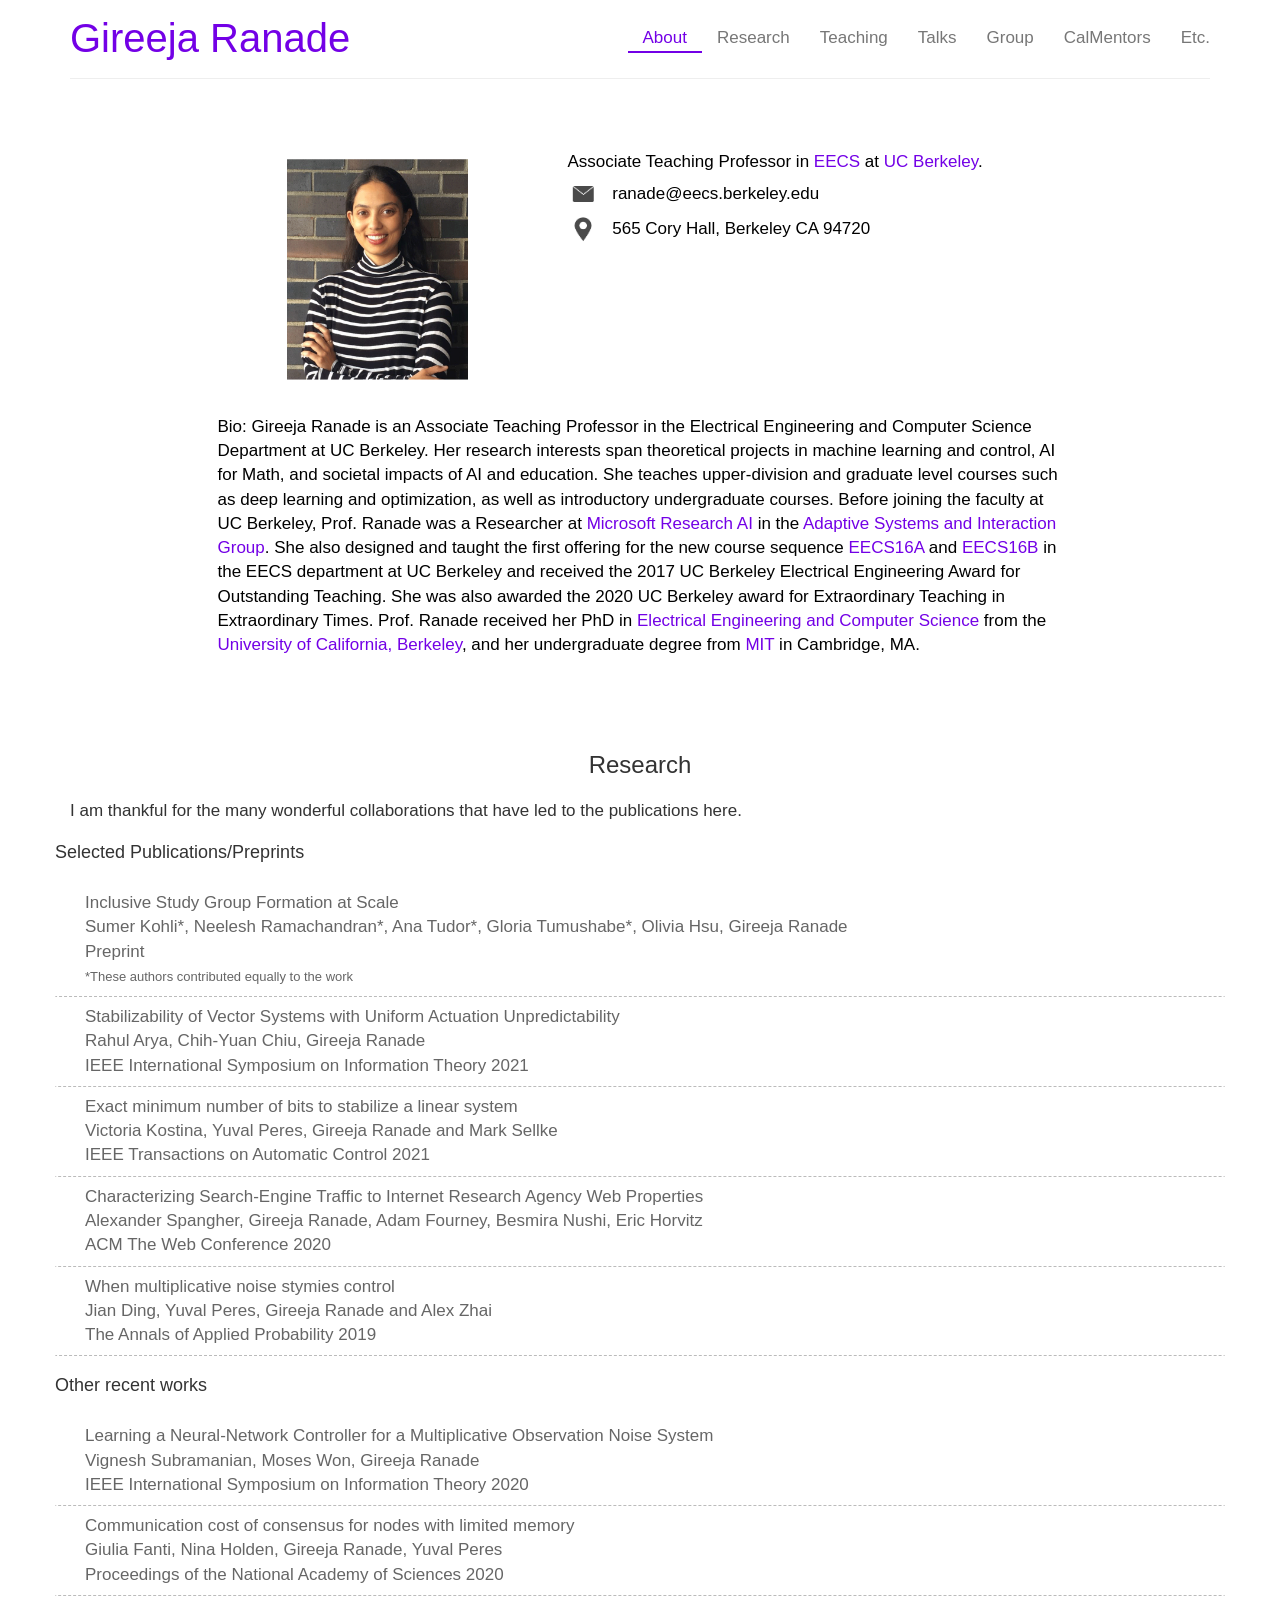
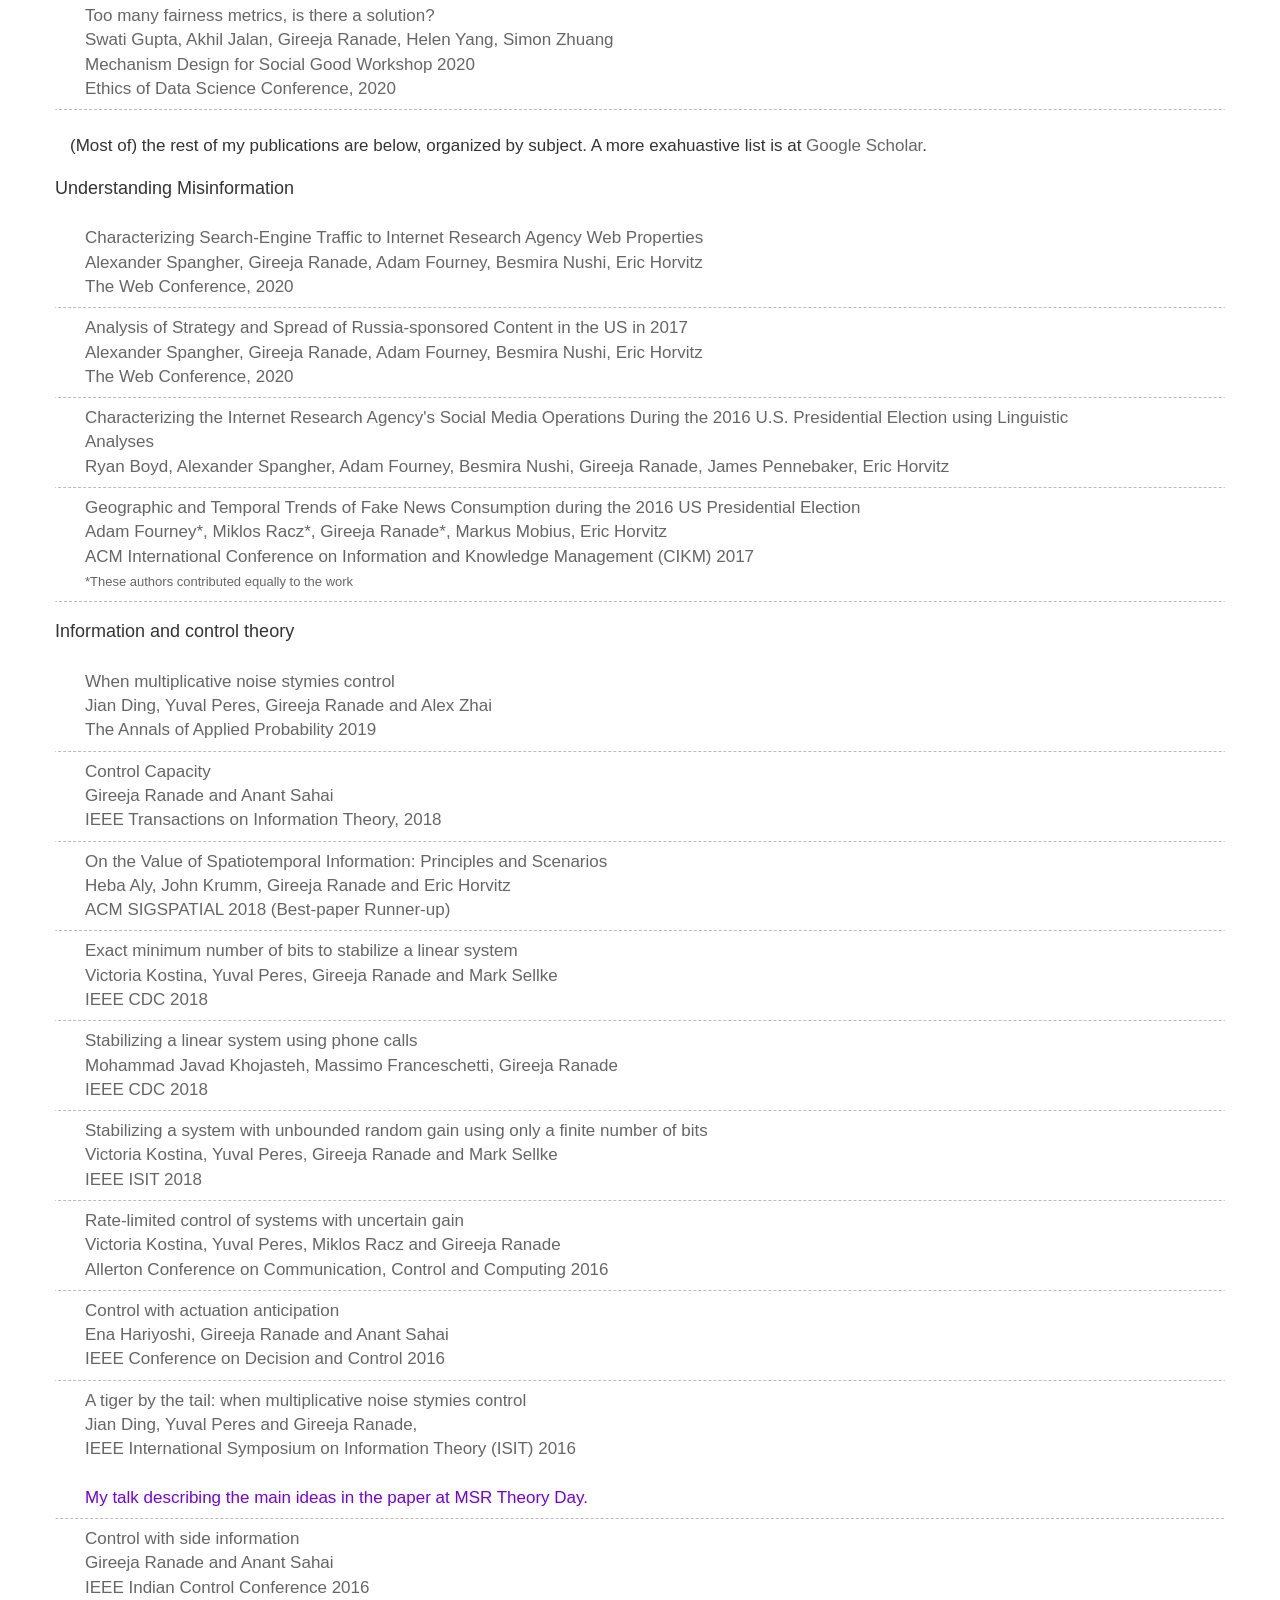
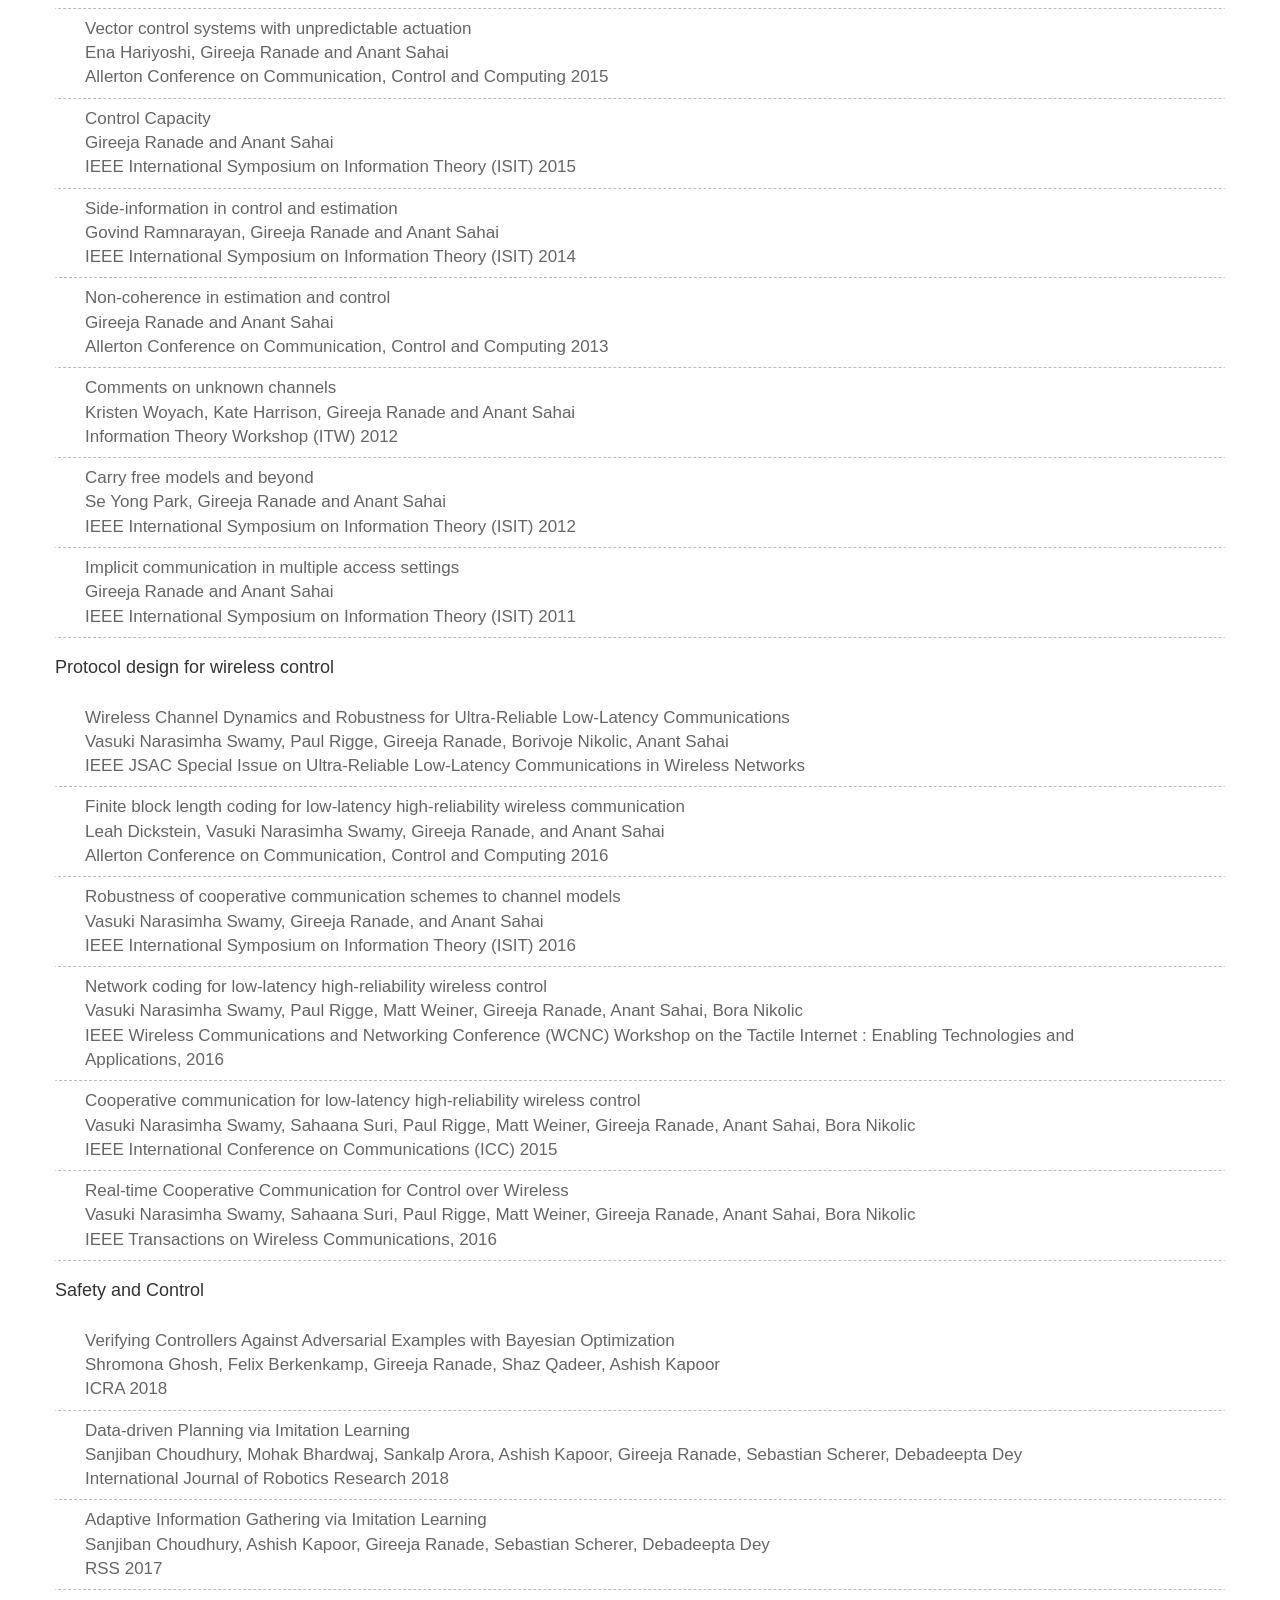
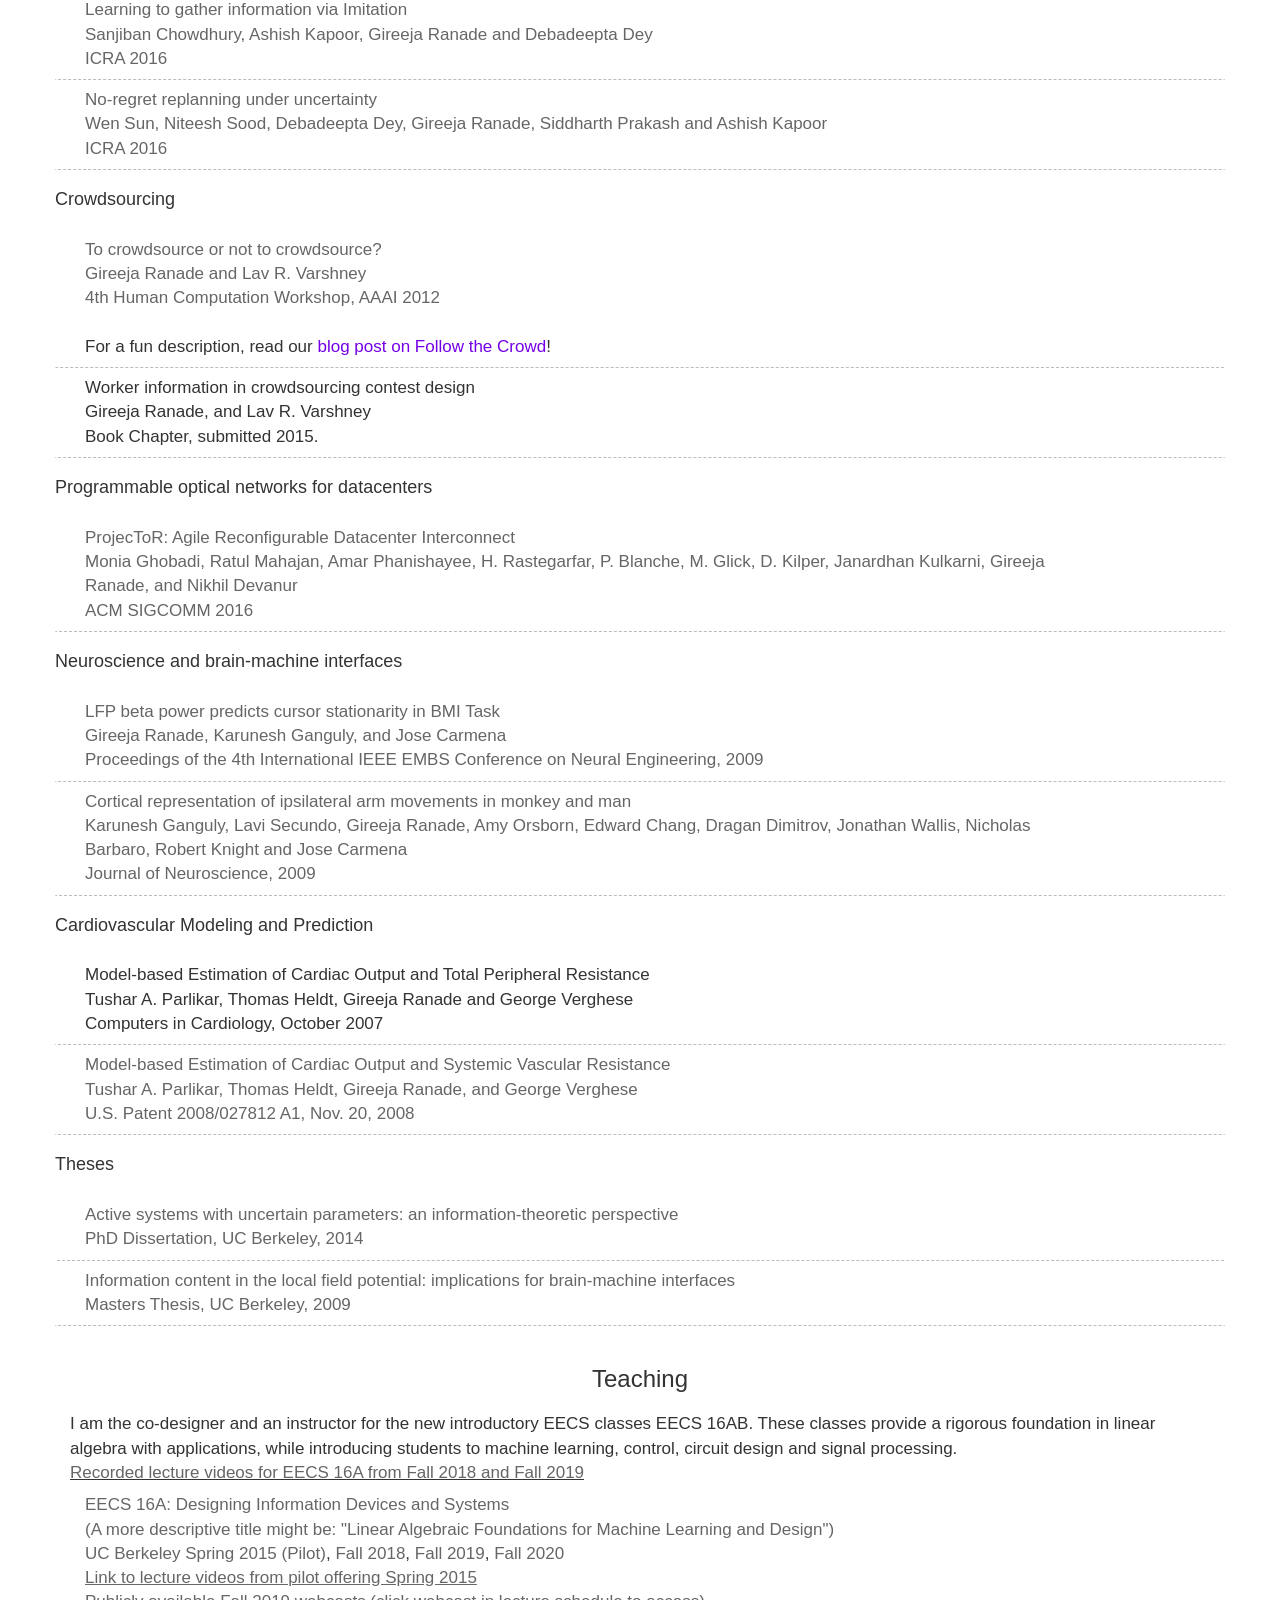
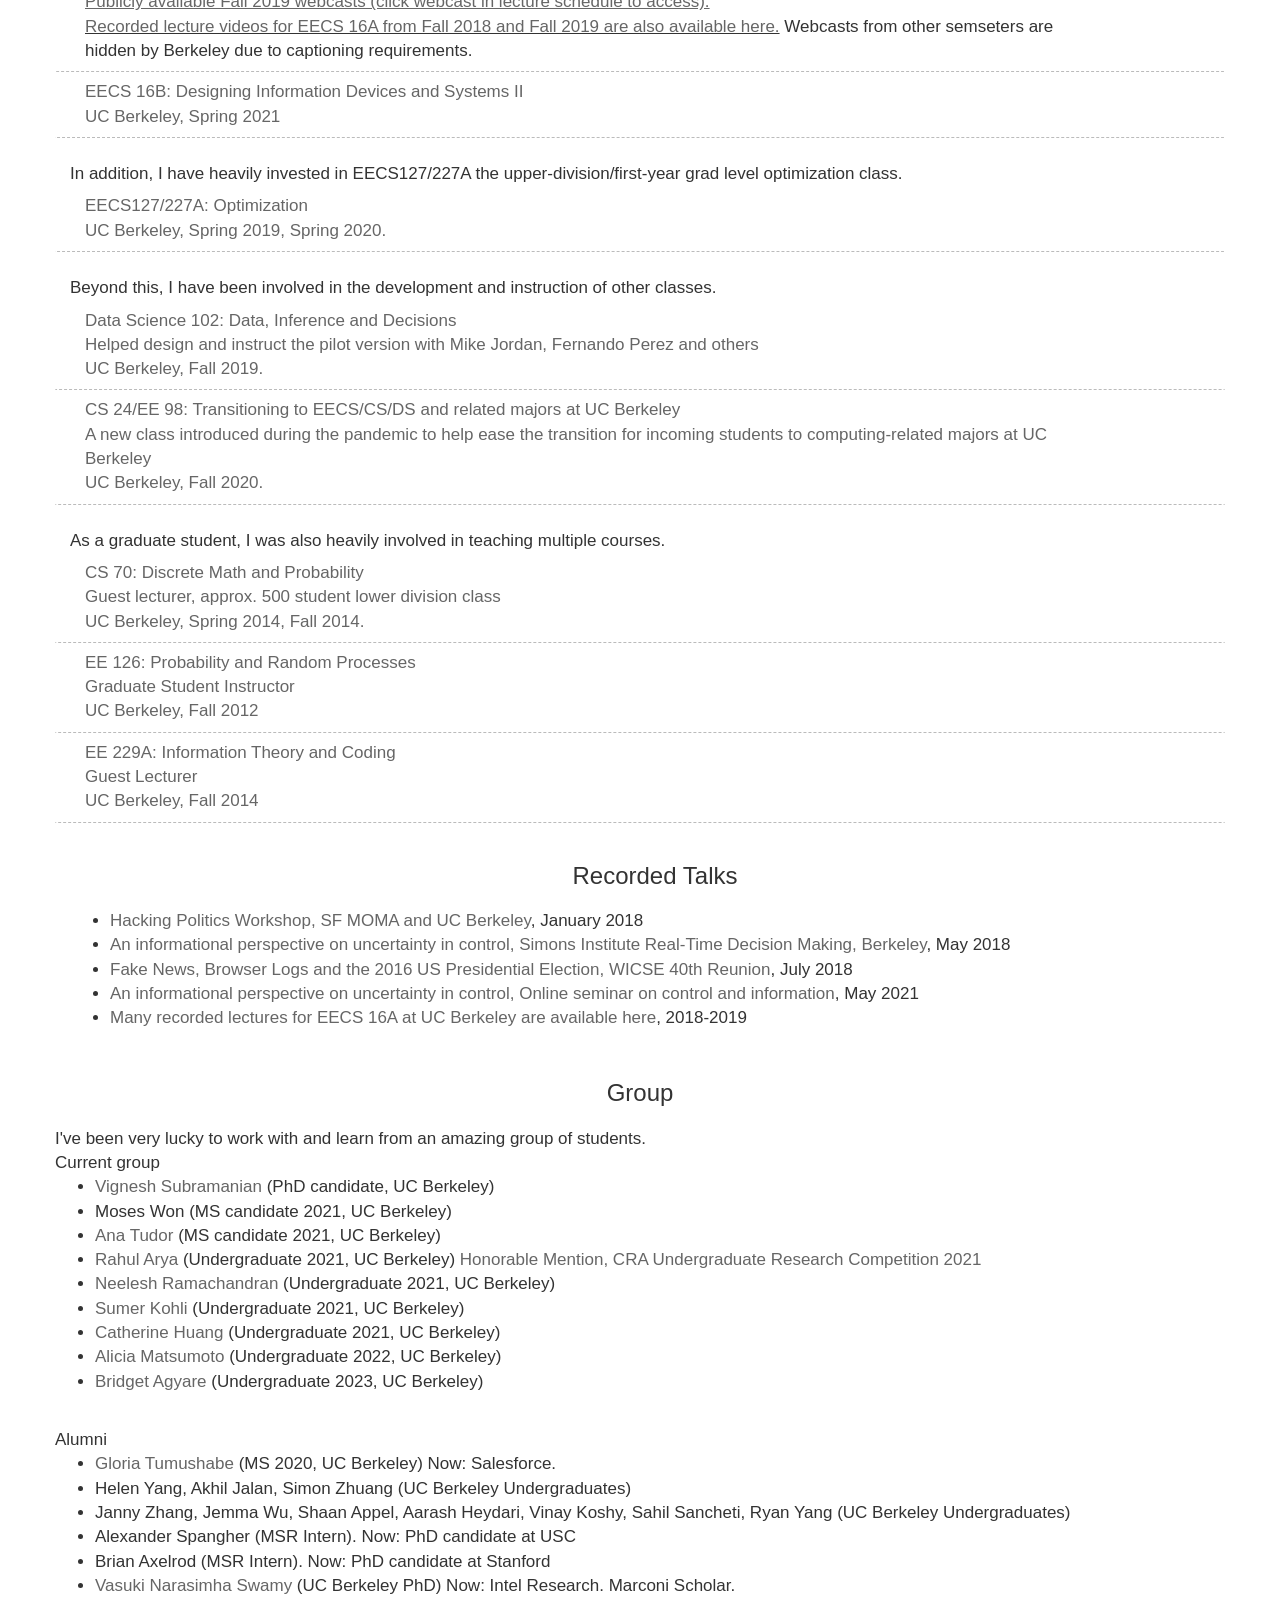
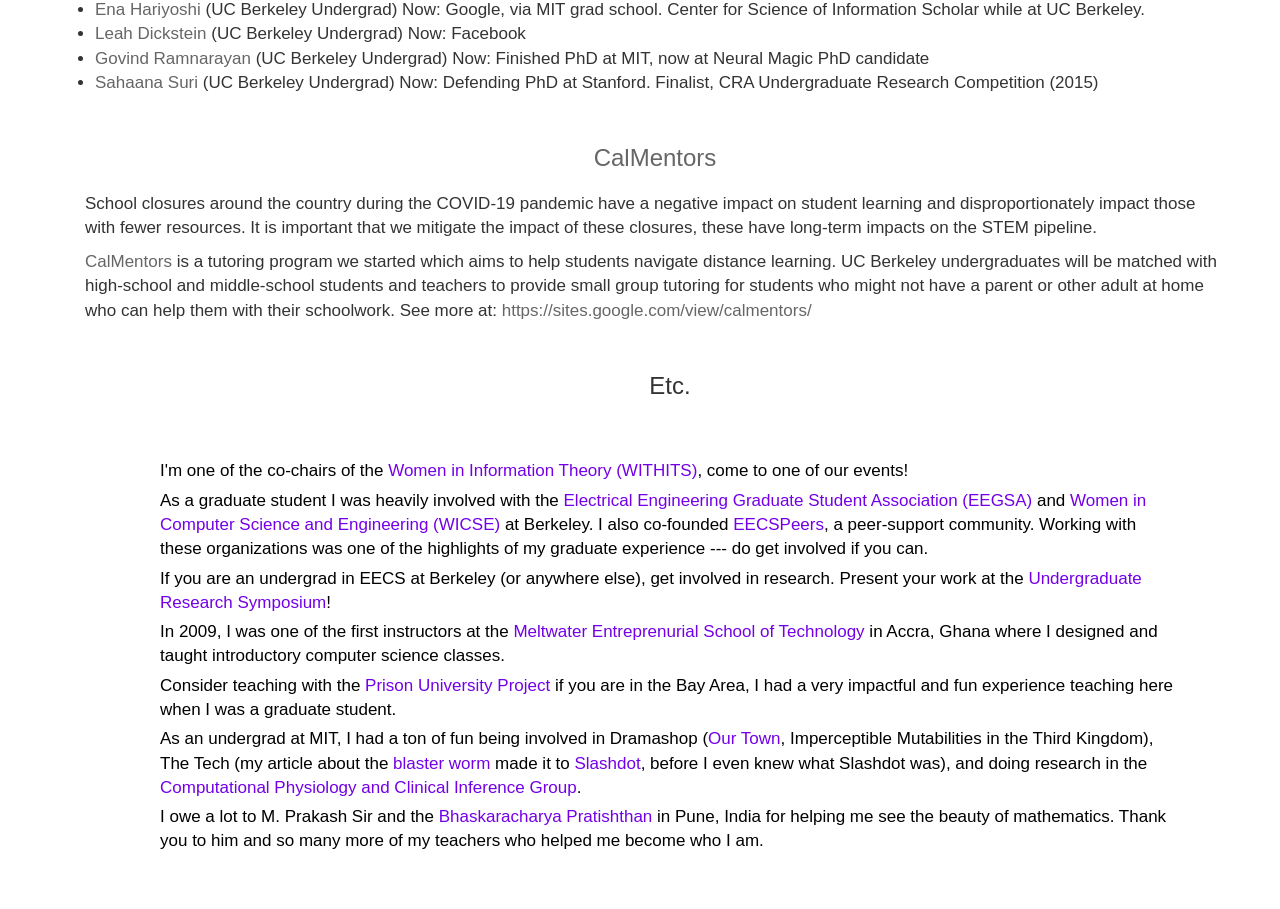
<file: tools/eecs_redirect/index.html>
<!DOCTYPE html>
<!--
  Redirect page for the old site at https://people.eecs.berkeley.edu/~gireeja/
  Copy this file to ~/public_html/index.html on login.eecs.berkeley.edu.
  Only the home page redirects; PDFs etc. in ~/public_html (Papers/, thesis/, ...)
  stay where they are because the new site links to them.
-->
<html lang="en">
<head>
  <meta charset="utf-8">
  <title>Gireeja Ranade</title>
  <meta http-equiv="refresh" content="0; url=https://gireejar.github.io/">
  <link rel="canonical" href="https://gireejar.github.io/">
  <script>window.location.replace("https://gireejar.github.io/");</script>
</head>
<body>
  <p>This page has moved to <a href="https://gireejar.github.io/">https://gireejar.github.io/</a>.</p>
</body>
</html>
</file>
